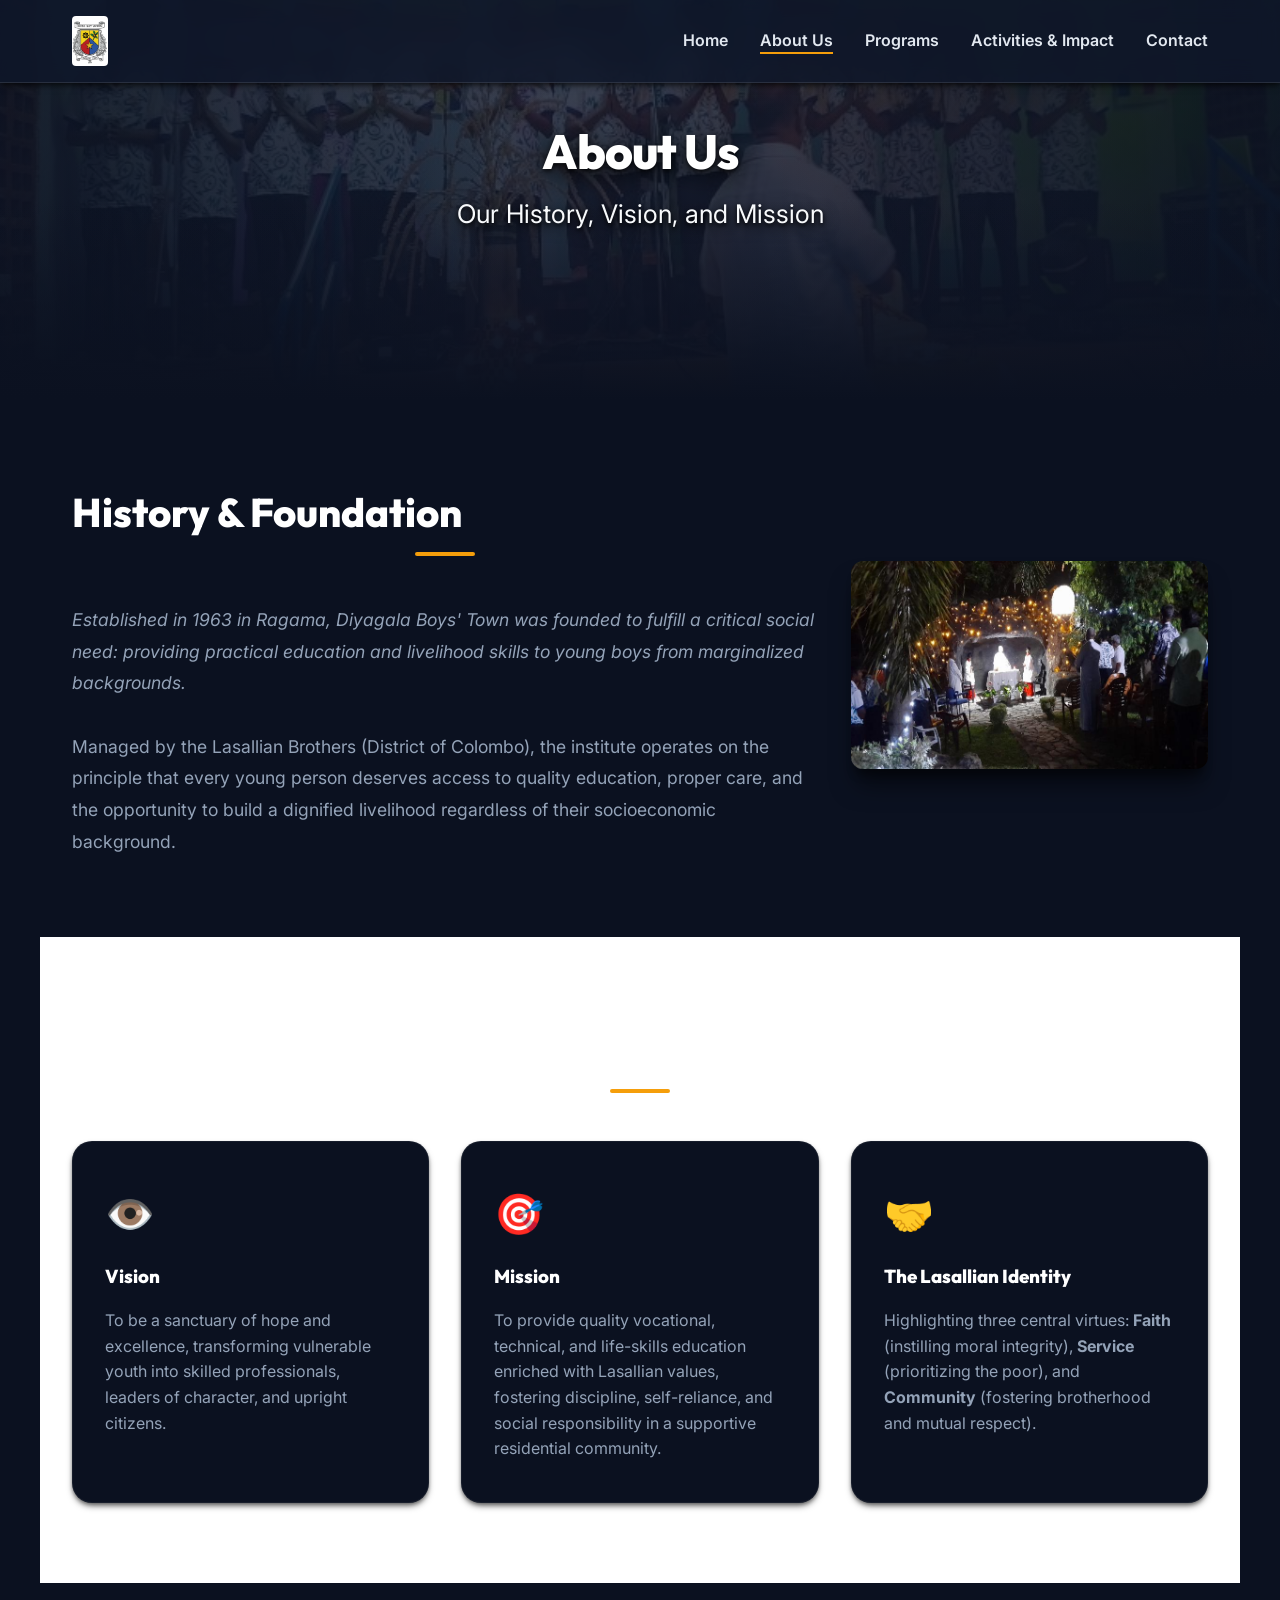
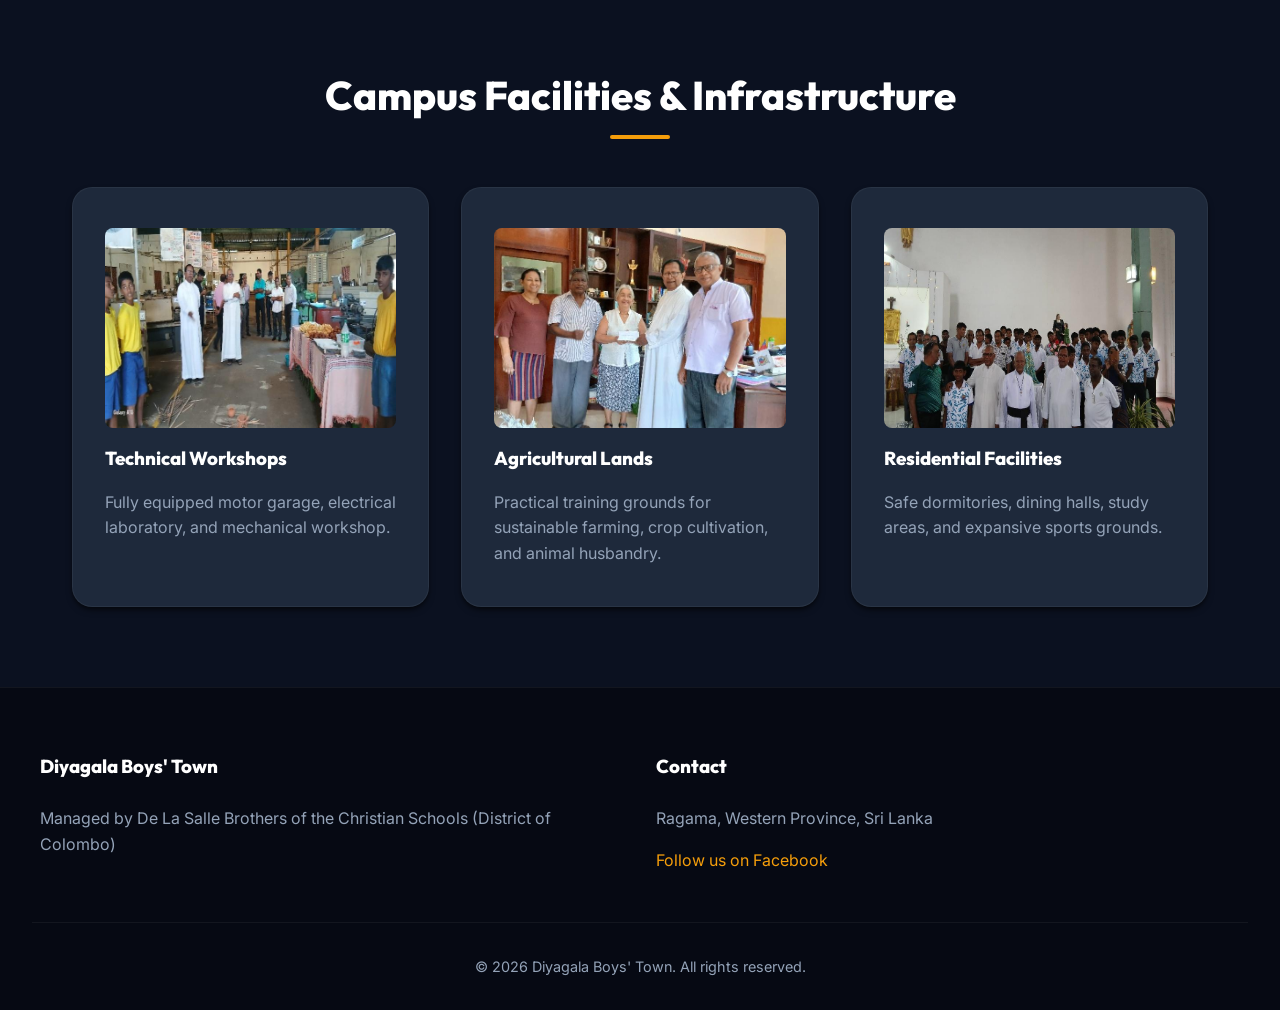
<file: about.html>
<!DOCTYPE html>
<html lang="en">
<head>
    <meta charset="UTF-8">
    <meta name="viewport" content="width=device-width, initial-scale=1.0">
    <title>About Us - Diyagala Boys' Town</title>
    <link rel="stylesheet" href="styles.css">
</head>
<body>

    <header>
        <div class="nav-container">
            <a href="index.html" class="logo"><img src="images/DBT%20logo.jpeg" alt="DBT Logo" class="nav-logo"></a>
            <button class="mobile-menu-btn">☰</button>
            <nav>
                <ul>
                    <li><a href="index.html">Home</a></li>
                    <li><a href="about.html" class="active">About Us</a></li>
                    <li><a href="programs.html">Programs</a></li>
                    <li><a href="activities.html">Activities & Impact</a></li>
                    <li><a href="contact.html">Contact</a></li>
                </ul>
            </nav>
        </div>
    </header>

    <!-- Page Header (Smaller than Hero) -->
    <section class="hero" style="min-height: 400px; height: 400px; background: linear-gradient(rgba(15, 23, 42, 0.8), rgba(15, 23, 42, 0.9)), url('images/image2.jpg') center/cover;">
        <div class="hero-content">
            <h1 style="font-size: 3rem;">About Us</h1>
            <p>Our History, Vision, and Mission</p>
        </div>
    </section>

    <section>
        <div class="grid-3" style="align-items: center;">
            <div style="grid-column: span 2;">
                <h2 class="section-title" style="text-align: left;">History & Foundation</h2>
                <div style="font-size: 1.1rem; color: var(--text-light); line-height: 1.8;">
                    <p><em>Established in 1963 in Ragama, Diyagala Boys' Town was founded to fulfill a critical social need: providing practical education and livelihood skills to young boys from marginalized backgrounds.</em></p>
                    <br>
                    <p>Managed by the Lasallian Brothers (District of Colombo), the institute operates on the principle that every young person deserves access to quality education, proper care, and the opportunity to build a dignified livelihood regardless of their socioeconomic background.</p>
                </div>
            </div>
            <div>
                <img src="images/image3.jpg" alt="Historical Campus" style="width: 100%; border-radius: 12px; box-shadow: var(--shadow-lg);">
            </div>
        </div>
    </section>

    <section style="background: var(--white);">
        <h2 class="section-title">Vision & Mission</h2>
        <div class="grid-3">
            <div class="card" style="background: var(--bg-color);">
                <div class="card-icon">👁️</div>
                <h3>Vision</h3>
                <p>To be a sanctuary of hope and excellence, transforming vulnerable youth into skilled professionals, leaders of character, and upright citizens.</p>
            </div>
            <div class="card" style="background: var(--bg-color);">
                <div class="card-icon">🎯</div>
                <h3>Mission</h3>
                <p>To provide quality vocational, technical, and life-skills education enriched with Lasallian values, fostering discipline, self-reliance, and social responsibility in a supportive residential community.</p>
            </div>
            <div class="card" style="background: var(--bg-color);">
                <div class="card-icon">🤝</div>
                <h3>The Lasallian Identity</h3>
                <p>Highlighting three central virtues: <strong>Faith</strong> (instilling moral integrity), <strong>Service</strong> (prioritizing the poor), and <strong>Community</strong> (fostering brotherhood and mutual respect).</p>
            </div>
        </div>
    </section>

    <section>
        <h2 class="section-title">Campus Facilities & Infrastructure</h2>
        <div class="grid-3">
            <div class="card">
                <div class="facility-carousel">
                    <img src="images/facilities/workshops/1.jpg" alt="Workshop 1" class="active">
                    <img src="images/facilities/workshops/2.jpg" alt="Workshop 2">
                    <img src="images/facilities/workshops/3.jpg" alt="Workshop 3">
                </div>
                <h3>Technical Workshops</h3>
                <p>Fully equipped motor garage, electrical laboratory, and mechanical workshop.</p>
            </div>
            <div class="card">
                <div class="facility-carousel">
                    <img src="images/facilities/agriculture/1.jpg" alt="Agriculture 1" class="active">
                    <img src="images/facilities/agriculture/2.jpg" alt="Agriculture 2">
                    <img src="images/facilities/agriculture/3.jpg" alt="Agriculture 3">
                </div>
                <h3>Agricultural Lands</h3>
                <p>Practical training grounds for sustainable farming, crop cultivation, and animal husbandry.</p>
            </div>
            <div class="card">
                <div class="facility-carousel">
                    <img src="images/facilities/residential/1.jpg" alt="Residential 1" class="active">
                    <img src="images/facilities/residential/2.jpg" alt="Residential 2">
                    <img src="images/facilities/residential/3.jpg" alt="Residential 3">
                </div>
                <h3>Residential Facilities</h3>
                <p>Safe dormitories, dining halls, study areas, and expansive sports grounds.</p>
            </div>
        </div>
    </section>

    <footer>
        <div class="footer-grid">
            <div class="footer-col">
                <h3>Diyagala Boys' Town</h3>
                <p>Managed by De La Salle Brothers of the Christian Schools (District of Colombo)</p>
            </div>
            <div class="footer-col">
                <h3>Contact</h3>
                <p>Ragama, Western Province, Sri Lanka</p>
                <a href="https://facebook.com/DiyagalaBoysTownSrilanka" target="_blank" style="display: inline-block; margin-top: 1rem; color: var(--secondary);">Follow us on Facebook</a>
            </div>
        </div>
        <div class="footer-bottom">
            <p>&copy; 2026 Diyagala Boys' Town. All rights reserved.</p>
        </div>
    </footer>

    <script src="script.js"></script>
</body>
</html>
</file>
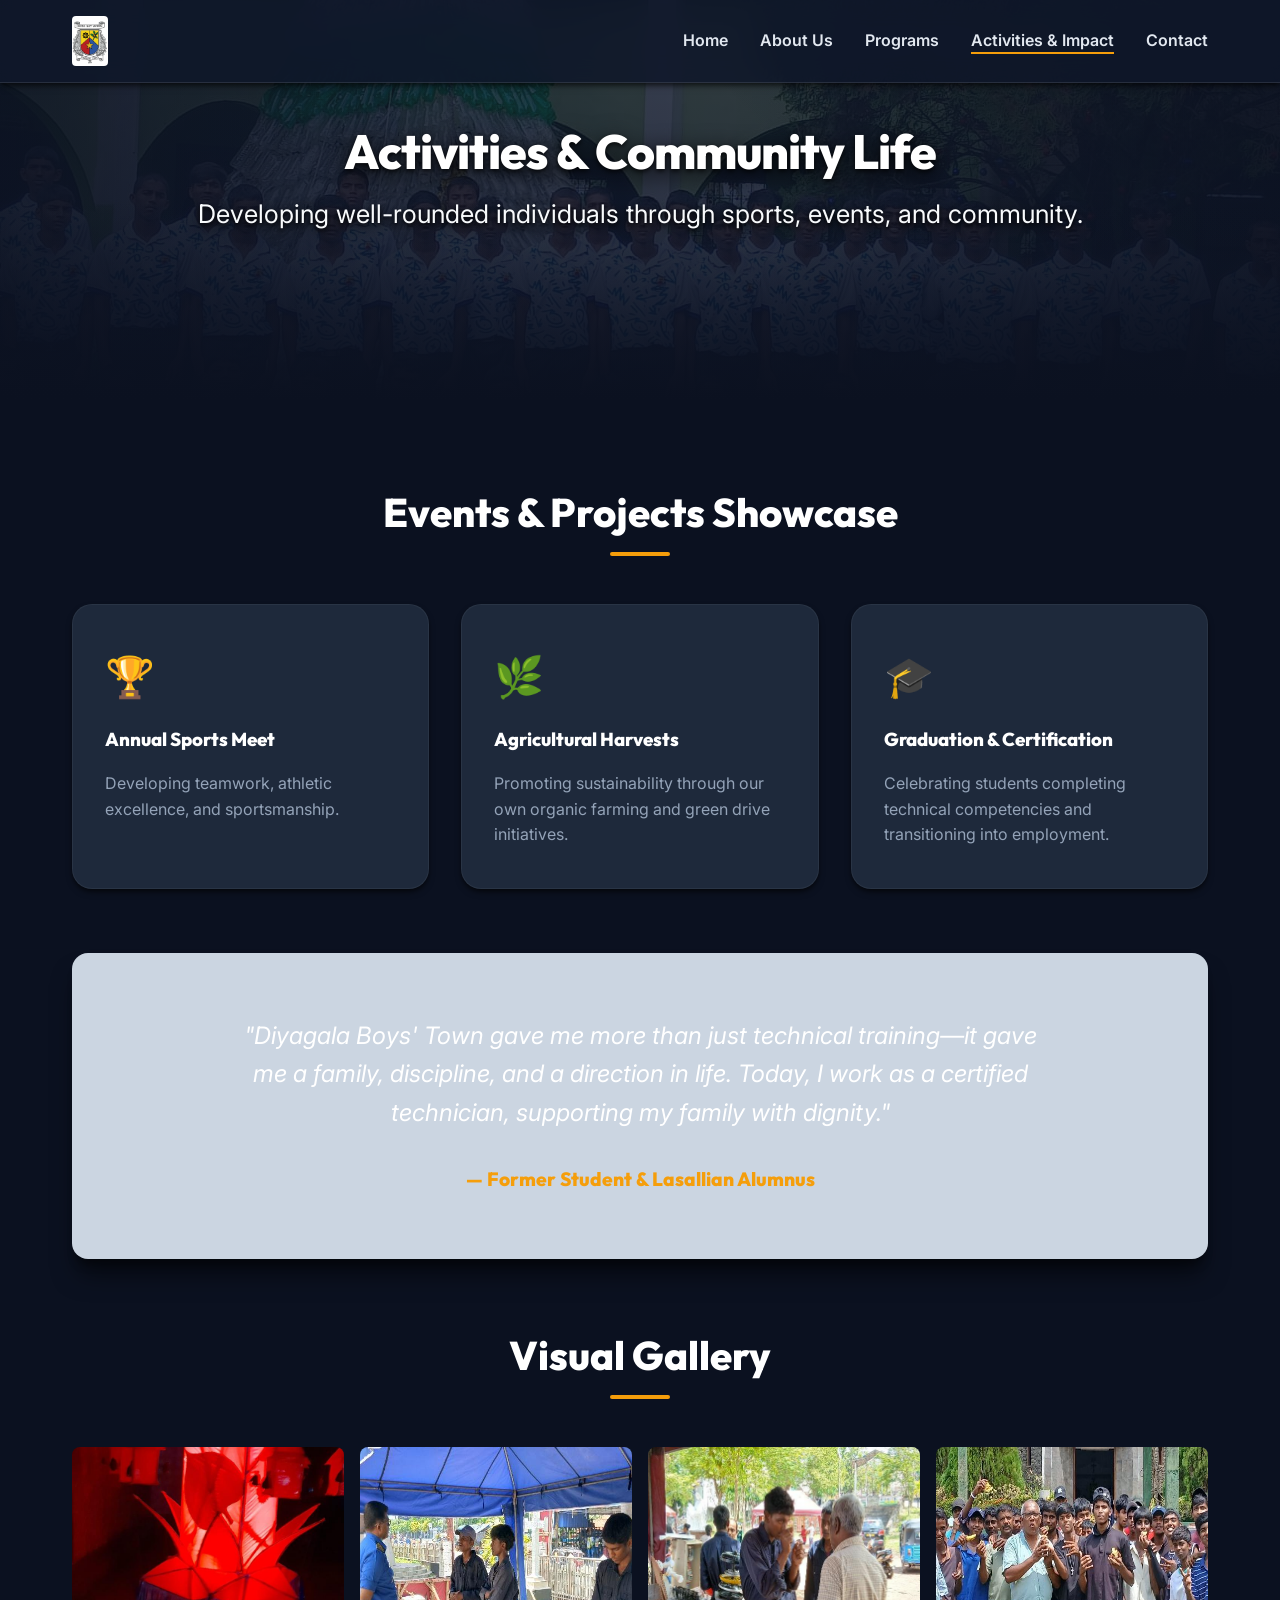
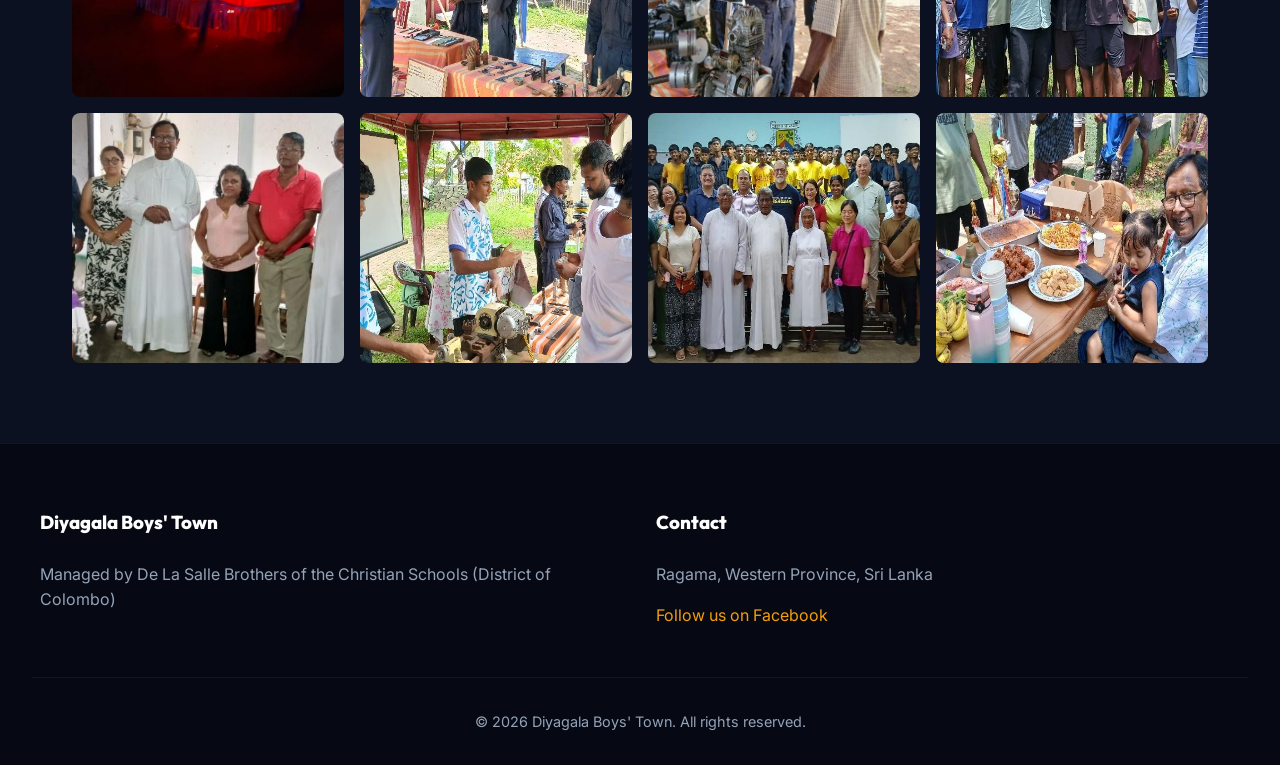
<file: activities.html>
<!DOCTYPE html>
<html lang="en">
<head>
    <meta charset="UTF-8">
    <meta name="viewport" content="width=device-width, initial-scale=1.0">
    <title>Activities & Impact - Diyagala Boys' Town</title>
    <link rel="stylesheet" href="styles.css">
    <style>
        .gallery-grid {
            display: grid;
            grid-template-columns: repeat(auto-fill, minmax(250px, 1fr));
            gap: 1rem;
            margin-top: 2rem;
        }
        .gallery-grid img {
            width: 100%;
            height: 250px;
            object-fit: cover;
            border-radius: 8px;
            transition: var(--transition);
            cursor: pointer;
        }
        .gallery-grid img:hover {
            transform: scale(1.05);
            box-shadow: var(--shadow-lg);
        }
        .testimonial {
            background: var(--primary);
            color: var(--white);
            padding: 4rem 2rem;
            border-radius: 16px;
            text-align: center;
            margin: 4rem 0;
            box-shadow: var(--shadow-lg);
        }
        .testimonial p {
            font-size: 1.5rem;
            font-style: italic;
            margin-bottom: 2rem;
            max-width: 800px;
            margin-left: auto;
            margin-right: auto;
        }
        .testimonial h4 {
            color: var(--secondary);
            font-size: 1.2rem;
            margin: 0;
        }
    </style>
</head>
<body>

    <header>
        <div class="nav-container">
            <a href="index.html" class="logo"><img src="images/DBT%20logo.jpeg" alt="DBT Logo" class="nav-logo"></a>
            <button class="mobile-menu-btn">☰</button>
            <nav>
                <ul>
                    <li><a href="index.html">Home</a></li>
                    <li><a href="about.html">About Us</a></li>
                    <li><a href="programs.html">Programs</a></li>
                    <li><a href="activities.html" class="active">Activities & Impact</a></li>
                    <li><a href="contact.html">Contact</a></li>
                </ul>
            </nav>
        </div>
    </header>

    <section class="hero" style="min-height: 400px; height: 400px; background: linear-gradient(rgba(15, 23, 42, 0.8), rgba(15, 23, 42, 0.9)), url('images/badminton.jpg') center/cover;">
        <div class="hero-content">
            <h1 style="font-size: 3rem;">Activities & Community Life</h1>
            <p>Developing well-rounded individuals through sports, events, and community.</p>
        </div>
    </section>

    <section>
        <h2 class="section-title">Events & Projects Showcase</h2>
        <div class="grid-3">
            <div class="card">
                <div class="card-icon">🏆</div>
                <h3>Annual Sports Meet</h3>
                <p>Developing teamwork, athletic excellence, and sportsmanship.</p>
            </div>
            <div class="card">
                <div class="card-icon">🌿</div>
                <h3>Agricultural Harvests</h3>
                <p>Promoting sustainability through our own organic farming and green drive initiatives.</p>
            </div>
            <div class="card">
                <div class="card-icon">🎓</div>
                <h3>Graduation & Certification</h3>
                <p>Celebrating students completing technical competencies and transitioning into employment.</p>
            </div>
        </div>

        <div class="testimonial">
            <p>"Diyagala Boys' Town gave me more than just technical training—it gave me a family, discipline, and a direction in life. Today, I work as a certified technician, supporting my family with dignity."</p>
            <h4>— Former Student & Lasallian Alumnus</h4>
        </div>

        <h2 class="section-title">Visual Gallery</h2>
        <div class="gallery-grid">
            <img src="images/image11.jpg" alt="Gallery Image 1">
            <img src="images/image12.jpg" alt="Gallery Image 2">
            <img src="images/image13.jpg" alt="Gallery Image 3">
            <img src="images/image14.jpg" alt="Gallery Image 4">
            <img src="images/image15.jpg" alt="Gallery Image 5">
            <img src="images/image16.jpg" alt="Gallery Image 6">
            <img src="images/image17.jpg" alt="Gallery Image 7">
            <img src="images/image18.jpg" alt="Gallery Image 8">
        </div>
    </section>

    <footer>
        <div class="footer-grid">
            <div class="footer-col">
                <h3>Diyagala Boys' Town</h3>
                <p>Managed by De La Salle Brothers of the Christian Schools (District of Colombo)</p>
            </div>
            <div class="footer-col">
                <h3>Contact</h3>
                <p>Ragama, Western Province, Sri Lanka</p>
                <a href="https://facebook.com/DiyagalaBoysTownSrilanka" target="_blank" style="display: inline-block; margin-top: 1rem; color: var(--secondary);">Follow us on Facebook</a>
            </div>
        </div>
        <div class="footer-bottom">
            <p>&copy; 2026 Diyagala Boys' Town. All rights reserved.</p>
        </div>
    </footer>

    <script src="script.js"></script>
</body>
</html>
</file>
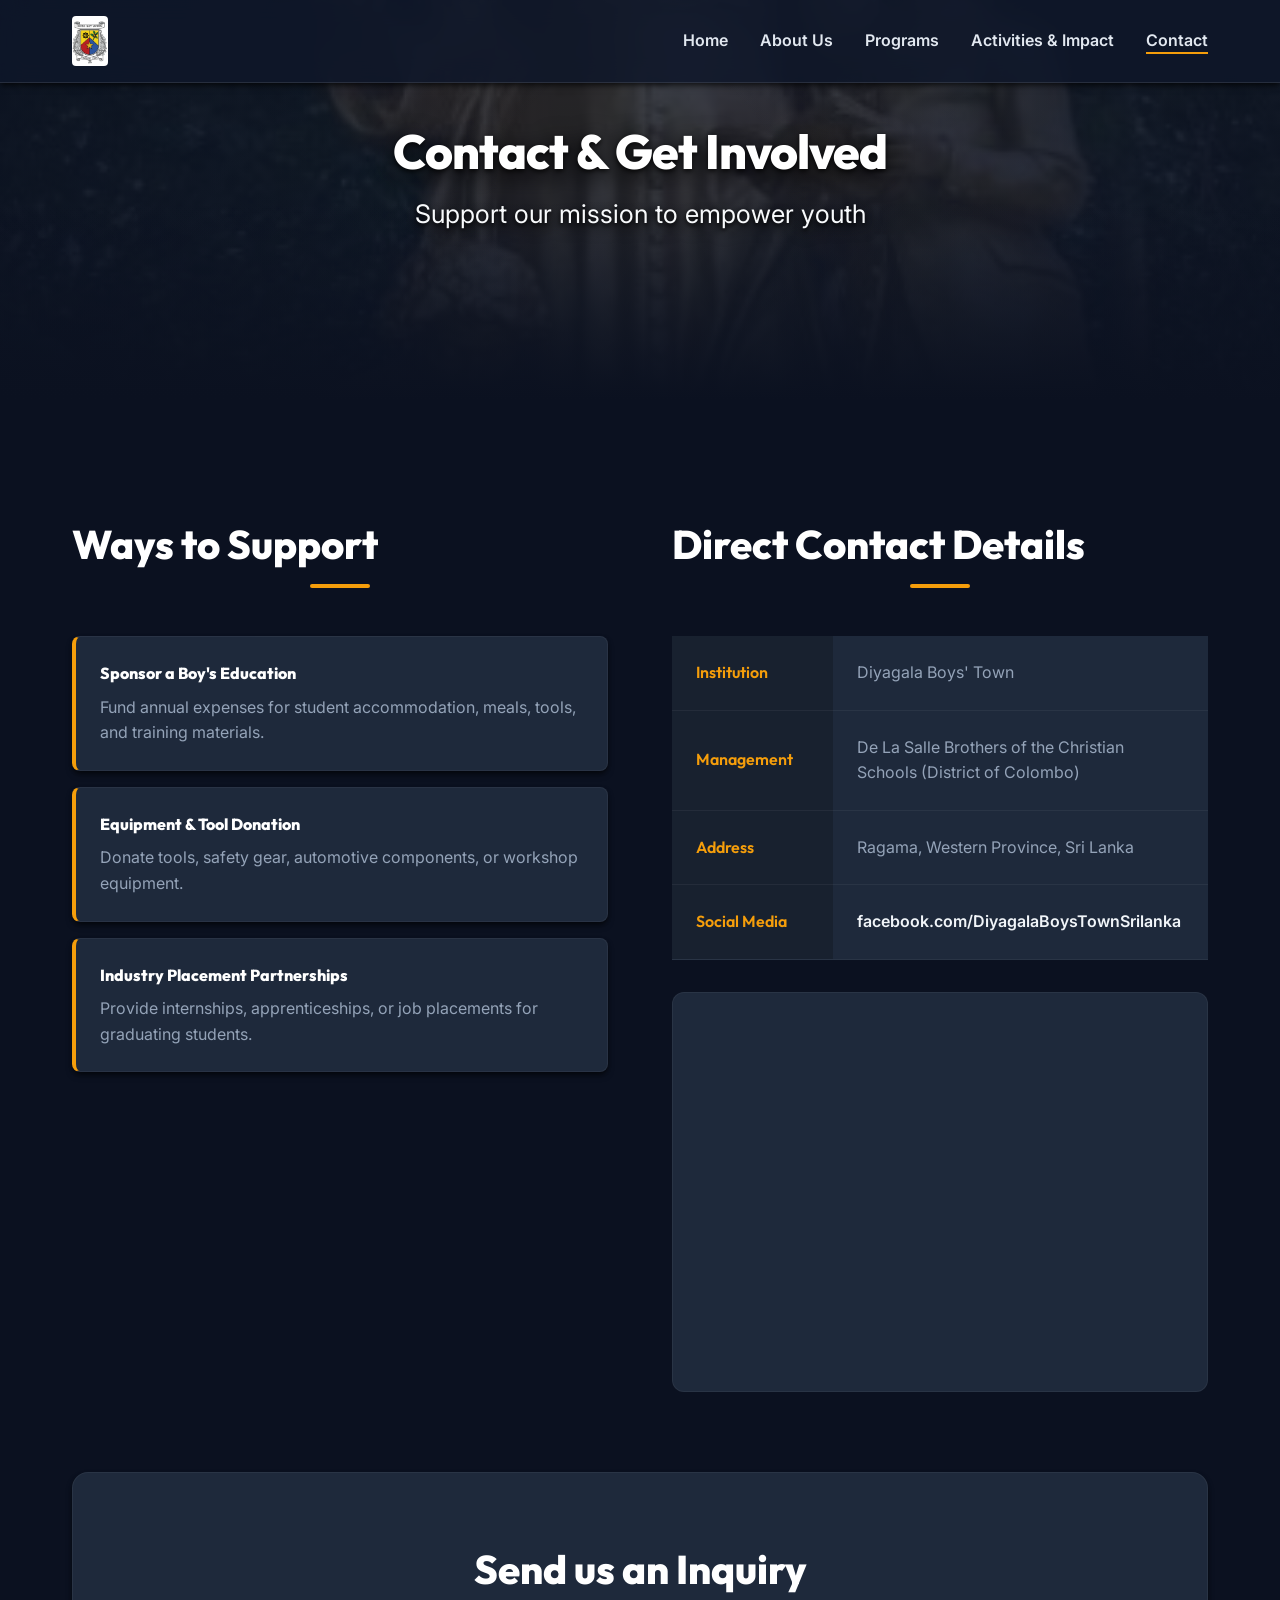
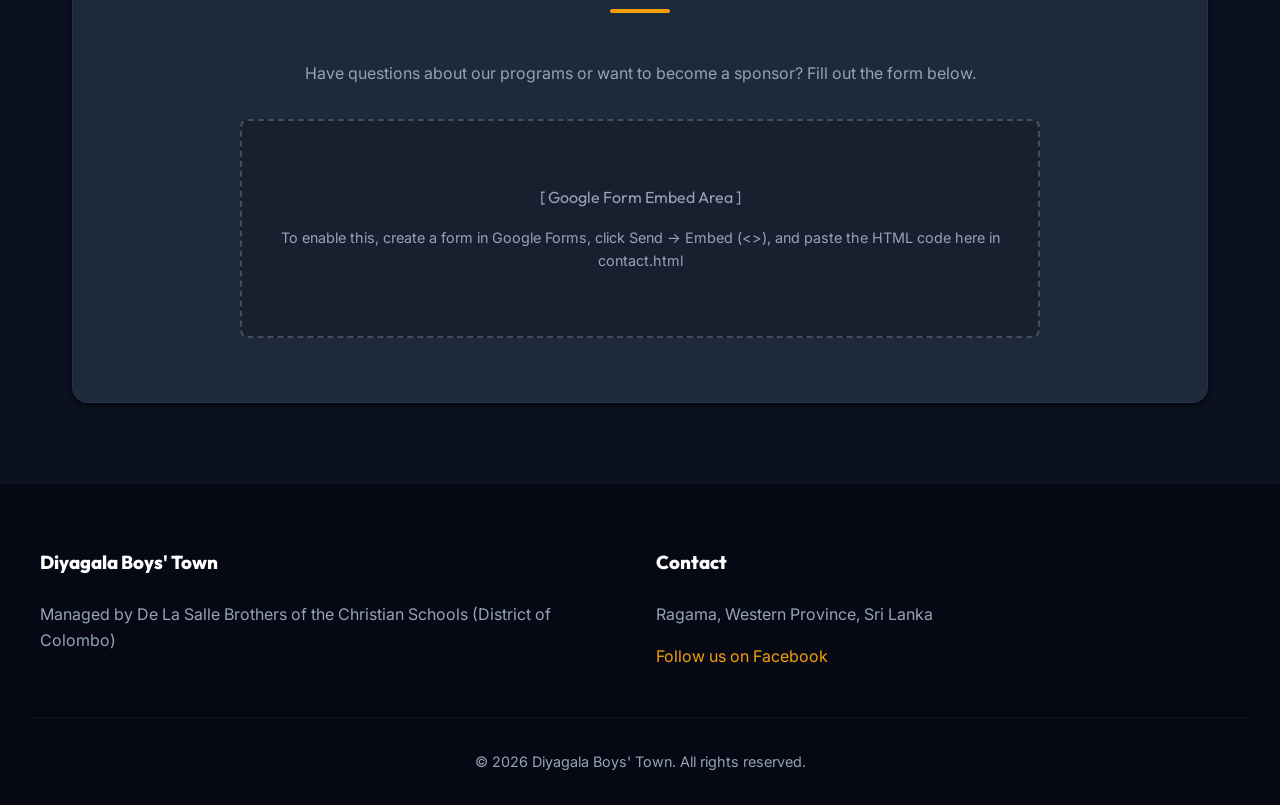
<file: contact.html>
<!DOCTYPE html>
<html lang="en">
<head>
    <meta charset="UTF-8">
    <meta name="viewport" content="width=device-width, initial-scale=1.0">
    <title>Contact & Support - Diyagala Boys' Town</title>
    <link rel="stylesheet" href="styles.css">
    <style>
        .contact-grid {
            display: grid;
            grid-template-columns: 1fr 1fr;
            gap: 4rem;
            margin-top: 2rem;
        }
        .support-list {
            list-style: none;
        }
        .support-list li {
            background: var(--card-bg);
            padding: 1.5rem;
            border-radius: 8px;
            margin-bottom: 1rem;
            box-shadow: var(--shadow-sm);
            border-left: 4px solid var(--secondary);
            border-top: 1px solid rgba(255,255,255,0.05);
            border-right: 1px solid rgba(255,255,255,0.05);
            border-bottom: 1px solid rgba(255,255,255,0.05);
            color: var(--text-light);
        }
        .support-list h4 {
            color: var(--white);
            margin-bottom: 0.5rem;
        }
        .contact-details table {
            margin-top: 1.5rem;
            box-shadow: none;
        }
        .contact-details th {
            width: 30%;
        }
        .map-container {
            width: 100%;
            height: 400px;
            background: var(--card-bg);
            border-radius: 12px;
            margin-top: 2rem;
            overflow: hidden;
            display: flex;
            align-items: center;
            justify-content: center;
            color: var(--text-light);
            border: 1px solid rgba(255,255,255,0.05);
        }
        @media (max-width: 768px) {
            .contact-grid {
                grid-template-columns: 1fr;
                gap: 2rem;
            }
        }
    </style>
</head>
<body>

    <header>
        <div class="nav-container">
            <a href="index.html" class="logo"><img src="images/DBT%20logo.jpeg" alt="DBT Logo" class="nav-logo"></a>
            <button class="mobile-menu-btn">☰</button>
            <nav>
                <ul>
                    <li><a href="index.html">Home</a></li>
                    <li><a href="about.html">About Us</a></li>
                    <li><a href="programs.html">Programs</a></li>
                    <li><a href="activities.html">Activities & Impact</a></li>
                    <li><a href="contact.html" class="active">Contact</a></li>
                </ul>
            </nav>
        </div>
    </header>

    <section class="hero" style="min-height: 400px; height: 400px; background: linear-gradient(rgba(15, 23, 42, 0.8), rgba(15, 23, 42, 0.9)), url('images/image20.jpg') center/cover;">
        <div class="hero-content">
            <h1 style="font-size: 3rem;">Contact & Get Involved</h1>
            <p>Support our mission to empower youth</p>
        </div>
    </section>

    <section>
        <div class="contact-grid">
            <div>
                <h2 class="section-title" style="text-align: left;">Ways to Support</h2>
                <ul class="support-list">
                    <li>
                        <h4>Sponsor a Boy's Education</h4>
                        <p>Fund annual expenses for student accommodation, meals, tools, and training materials.</p>
                    </li>
                    <li>
                        <h4>Equipment & Tool Donation</h4>
                        <p>Donate tools, safety gear, automotive components, or workshop equipment.</p>
                    </li>
                    <li>
                        <h4>Industry Placement Partnerships</h4>
                        <p>Provide internships, apprenticeships, or job placements for graduating students.</p>
                    </li>
                </ul>
            </div>
            
            <div class="contact-details">
                <h2 class="section-title" style="text-align: left;">Direct Contact Details</h2>
                <table>
                    <tbody>
                        <tr>
                            <th>Institution</th>
                            <td>Diyagala Boys' Town</td>
                        </tr>
                        <tr>
                            <th>Management</th>
                            <td>De La Salle Brothers of the Christian Schools (District of Colombo)</td>
                        </tr>
                        <tr>
                            <th>Address</th>
                            <td>Ragama, Western Province, Sri Lanka</td>
                        </tr>
                        <tr>
                            <th>Social Media</th>
                            <td><a href="https://facebook.com/DiyagalaBoysTownSrilanka" target="_blank" style="color: var(--primary-light); font-weight: 600;">facebook.com/DiyagalaBoysTownSrilanka</a></td>
                        </tr>
                    </tbody>
                </table>

                <div class="map-container">
                    <!-- Replace src with actual Google Maps embed link for Diyagala Boys Town Ragama -->
                    <iframe src="https://www.google.com/maps/embed?pb=!1m18!1m12!1m3!1d126715.79424694935!2d79.84542385458983!3d7.034789540033107!2m3!1f0!2f0!3f0!3m2!1i1024!2i768!4f13.1!3m3!1m2!1s0x3ae2f79f53e6b485%3A0xc3b8a3e7dbb1f452!2sDiyagala%20Boys&#39;%20Town!5e0!3m2!1sen!2slk!4v1700000000000!5m2!1sen!2slk" width="100%" height="100%" style="border:0;" allowfullscreen="" loading="lazy" referrerpolicy="no-referrer-when-downgrade"></iframe>
                </div>
            </div>
        </div>

        <div style="margin-top: 5rem; text-align: center; background: var(--card-bg); padding: 4rem 2rem; border-radius: 16px; box-shadow: var(--shadow-sm); border: 1px solid rgba(255,255,255,0.05);">
            <h2 class="section-title">Send us an Inquiry</h2>
            <p style="margin-bottom: 2rem; color: var(--text-light);">Have questions about our programs or want to become a sponsor? Fill out the form below.</p>
            
            <!-- Placeholder for Google Form Embed -->
            <div style="background: rgba(0,0,0,0.2); border: 2px dashed rgba(255,255,255,0.2); padding: 4rem 2rem; border-radius: 8px; max-width: 800px; margin: 0 auto;">
                <h4 style="color: var(--text-light); font-weight: 400;">[ Google Form Embed Area ]</h4>
                <p style="color: var(--text-light); font-size: 0.9rem; margin-top: 1rem;">To enable this, create a form in Google Forms, click Send -> Embed (<>), and paste the HTML code here in contact.html</p>
            </div>
        </div>
    </section>

    <footer>
        <div class="footer-grid">
            <div class="footer-col">
                <h3>Diyagala Boys' Town</h3>
                <p>Managed by De La Salle Brothers of the Christian Schools (District of Colombo)</p>
            </div>
            <div class="footer-col">
                <h3>Contact</h3>
                <p>Ragama, Western Province, Sri Lanka</p>
                <a href="https://facebook.com/DiyagalaBoysTownSrilanka" target="_blank" style="display: inline-block; margin-top: 1rem; color: var(--secondary);">Follow us on Facebook</a>
            </div>
        </div>
        <div class="footer-bottom">
            <p>&copy; 2026 Diyagala Boys' Town. All rights reserved.</p>
        </div>
    </footer>

    <script src="script.js"></script>
</body>
</html>
</file>
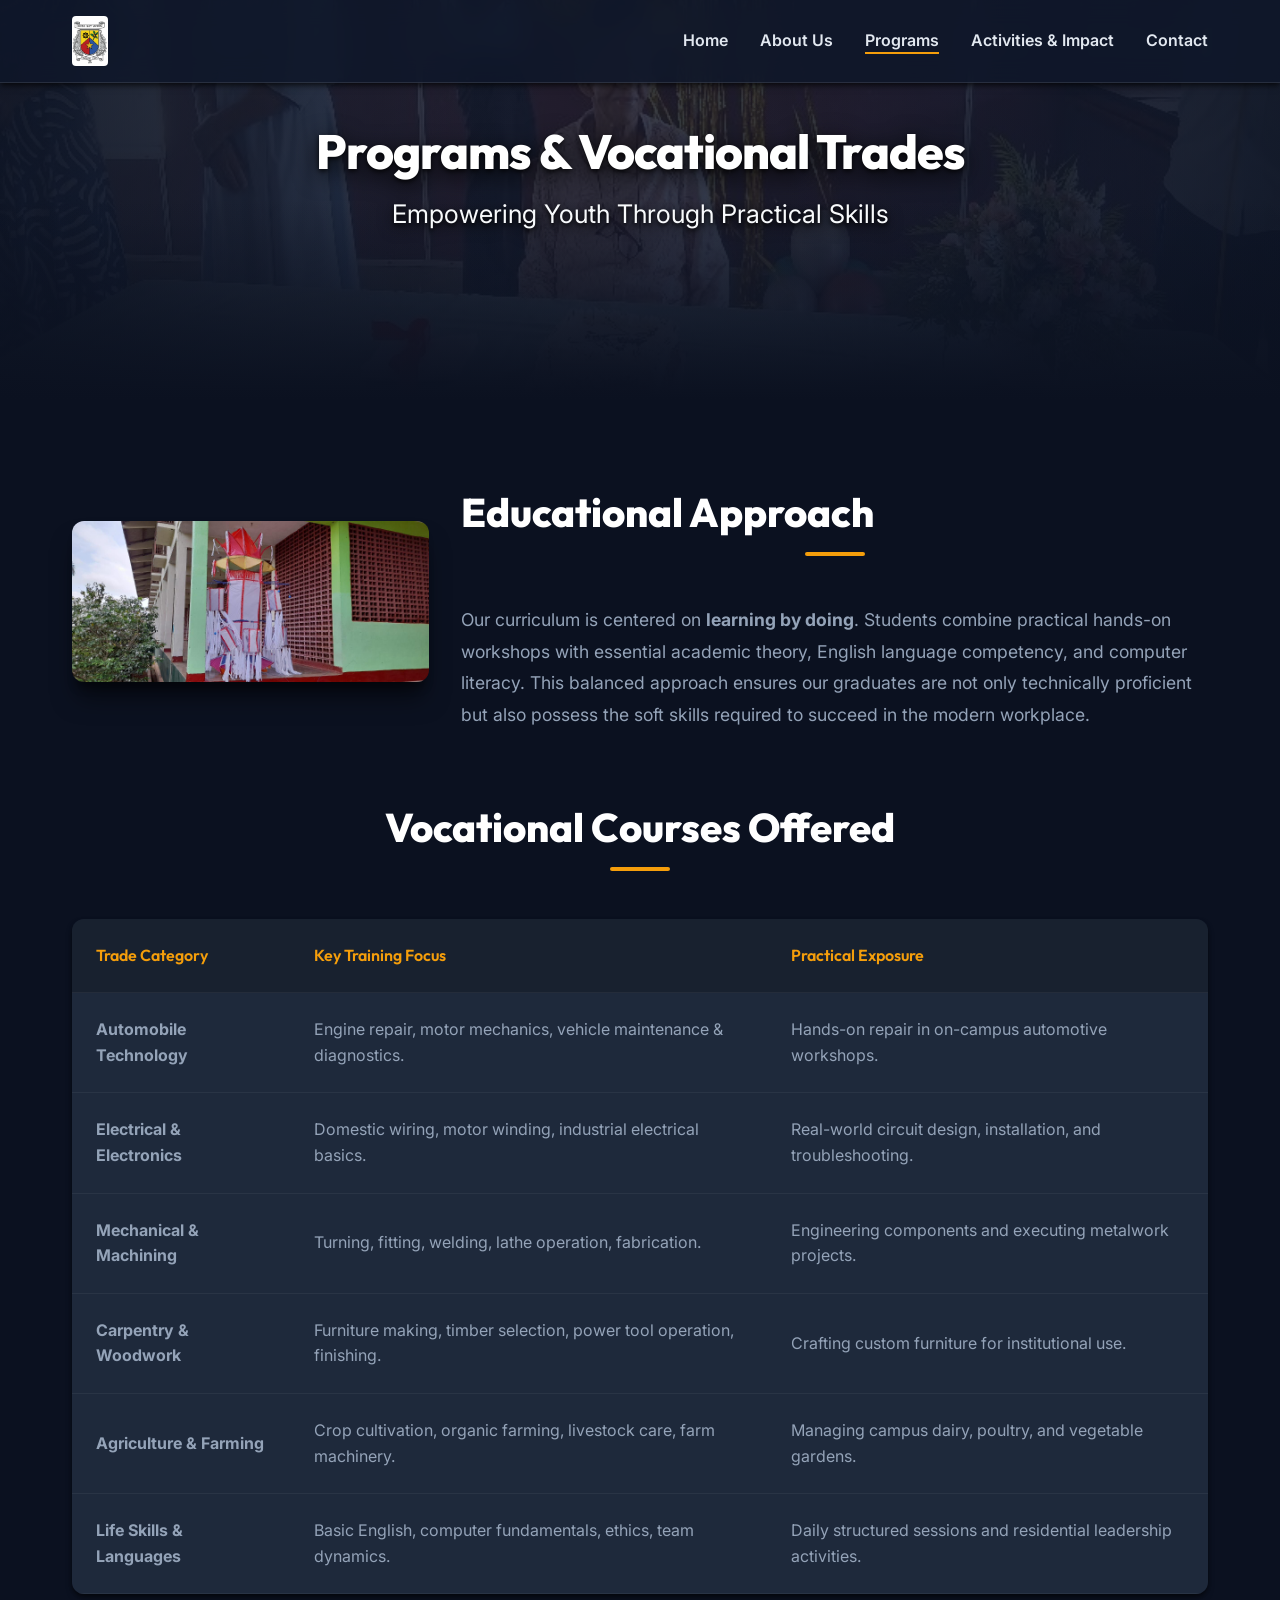
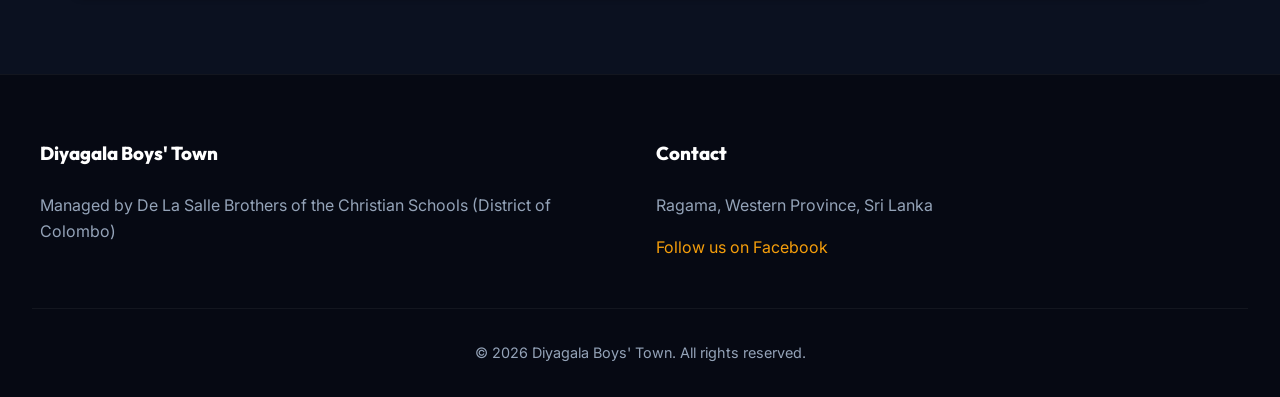
<file: programs.html>
<!DOCTYPE html>
<html lang="en">
<head>
    <meta charset="UTF-8">
    <meta name="viewport" content="width=device-width, initial-scale=1.0">
    <title>Programs - Diyagala Boys' Town</title>
    <link rel="stylesheet" href="styles.css">
</head>
<body>

    <header>
        <div class="nav-container">
            <a href="index.html" class="logo"><img src="images/DBT%20logo.jpeg" alt="DBT Logo" class="nav-logo"></a>
            <button class="mobile-menu-btn">☰</button>
            <nav>
                <ul>
                    <li><a href="index.html">Home</a></li>
                    <li><a href="about.html">About Us</a></li>
                    <li><a href="programs.html" class="active">Programs</a></li>
                    <li><a href="activities.html">Activities & Impact</a></li>
                    <li><a href="contact.html">Contact</a></li>
                </ul>
            </nav>
        </div>
    </header>

    <section class="hero" style="min-height: 400px; height: 400px; background: linear-gradient(rgba(15, 23, 42, 0.8), rgba(15, 23, 42, 0.9)), url('images/image7.jpg') center/cover;">
        <div class="hero-content">
            <h1 style="font-size: 3rem;">Programs & Vocational Trades</h1>
            <p>Empowering Youth Through Practical Skills</p>
        </div>
    </section>

    <section>
        <div class="grid-3" style="align-items: center; margin-bottom: 4rem;">
            <div>
                <img src="images/image8.jpg" alt="Practical Training" style="width: 100%; border-radius: 12px; box-shadow: var(--shadow-lg);">
            </div>
            <div style="grid-column: span 2;">
                <h2 class="section-title" style="text-align: left;">Educational Approach</h2>
                <p style="font-size: 1.1rem; color: var(--text-light); line-height: 1.8;">
                    Our curriculum is centered on <strong>learning by doing</strong>. Students combine practical hands-on workshops with essential academic theory, English language competency, and computer literacy. This balanced approach ensures our graduates are not only technically proficient but also possess the soft skills required to succeed in the modern workplace.
                </p>
            </div>
        </div>

        <h2 class="section-title">Vocational Courses Offered</h2>
        <div class="table-wrapper">
            <table>
                <thead>
                    <tr>
                        <th>Trade Category</th>
                        <th>Key Training Focus</th>
                        <th>Practical Exposure</th>
                    </tr>
                </thead>
                <tbody>
                    <tr>
                        <td><strong>Automobile Technology</strong></td>
                        <td>Engine repair, motor mechanics, vehicle maintenance & diagnostics.</td>
                        <td>Hands-on repair in on-campus automotive workshops.</td>
                    </tr>
                    <tr>
                        <td><strong>Electrical & Electronics</strong></td>
                        <td>Domestic wiring, motor winding, industrial electrical basics.</td>
                        <td>Real-world circuit design, installation, and troubleshooting.</td>
                    </tr>
                    <tr>
                        <td><strong>Mechanical & Machining</strong></td>
                        <td>Turning, fitting, welding, lathe operation, fabrication.</td>
                        <td>Engineering components and executing metalwork projects.</td>
                    </tr>
                    <tr>
                        <td><strong>Carpentry & Woodwork</strong></td>
                        <td>Furniture making, timber selection, power tool operation, finishing.</td>
                        <td>Crafting custom furniture for institutional use.</td>
                    </tr>
                    <tr>
                        <td><strong>Agriculture & Farming</strong></td>
                        <td>Crop cultivation, organic farming, livestock care, farm machinery.</td>
                        <td>Managing campus dairy, poultry, and vegetable gardens.</td>
                    </tr>
                    <tr>
                        <td><strong>Life Skills & Languages</strong></td>
                        <td>Basic English, computer fundamentals, ethics, team dynamics.</td>
                        <td>Daily structured sessions and residential leadership activities.</td>
                    </tr>
                </tbody>
            </table>
        </div>
    </section>

    <footer>
        <div class="footer-grid">
            <div class="footer-col">
                <h3>Diyagala Boys' Town</h3>
                <p>Managed by De La Salle Brothers of the Christian Schools (District of Colombo)</p>
            </div>
            <div class="footer-col">
                <h3>Contact</h3>
                <p>Ragama, Western Province, Sri Lanka</p>
                <a href="https://facebook.com/DiyagalaBoysTownSrilanka" target="_blank" style="display: inline-block; margin-top: 1rem; color: var(--secondary);">Follow us on Facebook</a>
            </div>
        </div>
        <div class="footer-bottom">
            <p>&copy; 2026 Diyagala Boys' Town. All rights reserved.</p>
        </div>
    </footer>

    <script src="script.js"></script>
</body>
</html>
</file>
<file: styles.css>
/* Premium Dark Design System for Diyagala Boys' Town */
@import url('https://fonts.googleapis.com/css2?family=Inter:wght@300;400;600;700&family=Outfit:wght@400;600;800&display=swap');

:root {
  --primary: #cbd5e1; /* Light Slate / Text */
  --primary-light: #f1f5f9; 
  --secondary: #f59e0b; /* Vibrant Amber */
  --secondary-hover: #d97706;
  --bg-color: #0B1120; /* Deep Dark Slate */
  --text-dark: #e2e8f0; /* Crisp off-white */
  --text-light: #94a3b8; /* Muted gray */
  --white: #ffffff;
  --glass-bg: rgba(15, 23, 42, 0.85); /* Dark Glass */
  --glass-border: rgba(255, 255, 255, 0.1);
  --shadow-sm: 0 4px 6px -1px rgba(0, 0, 0, 0.5), 0 2px 4px -1px rgba(0, 0, 0, 0.4);
  --shadow-lg: 0 20px 25px -5px rgba(0, 0, 0, 0.5), 0 10px 10px -5px rgba(0, 0, 0, 0.4);
  --shadow-glow: 0 0 25px rgba(245, 158, 11, 0.3);
  --transition: all 0.4s cubic-bezier(0.4, 0, 0.2, 1);
  --card-bg: #1e293b; /* Card dark bg */
}

* {
  margin: 0;
  padding: 0;
  box-sizing: border-box;
}

body {
  font-family: 'Inter', sans-serif;
  background-color: var(--bg-color);
  color: var(--text-dark);
  line-height: 1.6;
  overflow-x: hidden;
}

h1, h2, h3, h4 {
  font-family: 'Outfit', sans-serif;
  font-weight: 800;
  color: var(--white);
  margin-bottom: 1rem;
}

a {
  text-decoration: none;
  color: inherit;
  transition: var(--transition);
}

/* Glassmorphism Navbar */
header {
  position: fixed;
  top: 0;
  width: 100%;
  z-index: 1000;
  background: var(--glass-bg);
  backdrop-filter: blur(12px);
  -webkit-backdrop-filter: blur(12px);
  border-bottom: 1px solid var(--glass-border);
  box-shadow: var(--shadow-sm);
  padding: 1rem 0;
  transition: var(--transition);
}

.nav-container {
  max-width: 1200px;
  margin: 0 auto;
  display: flex;
  justify-content: space-between;
  align-items: center;
  padding: 0 2rem;
}

.logo {
  display: flex;
  align-items: center;
}

.nav-logo {
  height: 50px;
  width: auto;
  border-radius: 4px;
}

nav ul {
  display: flex;
  list-style: none;
  gap: 2rem;
}

nav a {
  font-weight: 600;
  font-size: 1rem;
  color: var(--text-dark);
  position: relative;
}

nav a::after {
  content: '';
  position: absolute;
  width: 0;
  height: 2px;
  bottom: -4px;
  left: 0;
  background-color: var(--secondary);
  transition: var(--transition);
}

nav a:hover::after, nav a.active::after {
  width: 100%;
}

.mobile-menu-btn {
  display: none;
  background: none;
  border: none;
  font-size: 1.5rem;
  cursor: pointer;
  color: var(--white);
}

/* Hero Section */
.hero {
  height: 100vh;
  min-height: 600px;
  background: url('images/image_001.png') top center / cover no-repeat;
  display: flex;
  align-items: center;
  justify-content: center;
  text-align: center;
  color: var(--white);
  padding: 0 1rem;
  margin-top: 0;
  position: relative;
  overflow: hidden;
  width: 100%;
  max-width: none;
}

.hero::before {
  content: '';
  position: absolute;
  top: 0;
  left: 0;
  width: 100%;
  height: 100%;
  background: radial-gradient(circle, rgba(0,0,0,0) 20%, rgba(11,17,32,0.7) 100%);
  pointer-events: none;
}

.hero::after {
  content: '';
  position: absolute;
  bottom: 0;
  left: 0;
  width: 100%;
  height: 200px;
  background: linear-gradient(to top, var(--bg-color), transparent);
  pointer-events: none;
}

.hero-content {
  max-width: 900px;
  animation: fadeInUp 1.2s cubic-bezier(0.2, 0.8, 0.2, 1) forwards;
  position: relative;
  z-index: 2;
}

.hero h1 {
  font-size: 5rem;
  color: var(--white);
  margin-bottom: 1rem;
  text-shadow: 0 6px 25px rgba(0,0,0,0.9), 0 2px 5px rgba(0,0,0,0.8);
  line-height: 1.1;
  letter-spacing: -1px;
}

.hero p {
  font-size: 1.6rem;
  font-weight: 400;
  margin-bottom: 2.5rem;
  color: #f8fafc;
  text-shadow: 0 4px 15px rgba(0,0,0,0.9), 0 2px 4px rgba(0,0,0,0.9);
}

.btn {
  display: inline-flex;
  align-items: center;
  justify-content: center;
  padding: 1rem 2.5rem;
  border-radius: 50px;
  font-weight: 700;
  text-transform: uppercase;
  letter-spacing: 1.5px;
  cursor: pointer;
  border: none;
  box-shadow: var(--shadow-sm);
  transition: var(--transition);
  font-size: 0.95rem;
}

.btn-primary {
  background: linear-gradient(135deg, var(--secondary), #f97316);
  color: var(--white);
}

.btn-primary:hover {
  transform: translateY(-4px) scale(1.02);
  box-shadow: var(--shadow-glow);
}

.btn-outline {
  background-color: transparent;
  color: var(--white);
  border: 2px solid rgba(255, 255, 255, 0.8);
  margin-left: 1rem;
  backdrop-filter: blur(5px);
}

.btn-outline:hover {
  background-color: var(--white);
  color: var(--bg-color);
  transform: translateY(-4px);
  box-shadow: var(--shadow-lg);
  border-color: var(--white);
}

/* Sections */
section {
  padding: 5rem 2rem;
  max-width: 1200px;
  margin: 0 auto;
}

.section-title {
  text-align: center;
  font-size: 2.5rem;
  margin-bottom: 3rem;
  position: relative;
  color: var(--white);
}

.section-title::after {
  content: '';
  width: 60px;
  height: 4px;
  background-color: var(--secondary);
  display: block;
  margin: 0.5rem auto 0;
  border-radius: 2px;
}

/* Cards & Grids */
.grid-3 {
  display: grid;
  grid-template-columns: repeat(auto-fit, minmax(300px, 1fr));
  gap: 2rem;
}

.card {
  background: var(--card-bg);
  border-radius: 20px;
  padding: 2.5rem 2rem;
  box-shadow: var(--shadow-sm);
  transition: var(--transition);
  border: 1px solid rgba(255,255,255,0.05);
  position: relative;
  overflow: hidden;
  z-index: 1;
}

.card p {
  color: var(--text-light);
}

.card::before {
  content: '';
  position: absolute;
  top: 0;
  left: 0;
  width: 100%;
  height: 100%;
  background: linear-gradient(135deg, rgba(245, 158, 11, 0.05), rgba(245, 158, 11, 0));
  z-index: -1;
  opacity: 0;
  transition: var(--transition);
}

.card::after {
  content: '';
  position: absolute;
  bottom: 0;
  left: 0;
  width: 100%;
  height: 4px;
  background: linear-gradient(90deg, var(--secondary), #f97316);
  transform: scaleX(0);
  transform-origin: right;
  transition: transform 0.4s cubic-bezier(0.4, 0, 0.2, 1);
}

.card:hover {
  transform: translateY(-12px);
  box-shadow: var(--shadow-lg);
  border-color: transparent;
}

.card:hover::before {
  opacity: 1;
}

.card:hover::after {
  transform: scaleX(1);
  transform-origin: left;
}

.card-icon {
  font-size: 2.5rem;
  color: var(--secondary);
  margin-bottom: 1rem;
}

/* Counter Banner */
.counter-banner {
  background: var(--card-bg);
  border-top: 1px solid rgba(255,255,255,0.05);
  border-bottom: 1px solid rgba(255,255,255,0.05);
  color: var(--white);
  padding: 4rem 2rem;
  margin: 4rem 0;
  text-align: center;
  max-width: 100%;
}

.counter-grid {
  display: grid;
  grid-template-columns: repeat(auto-fit, minmax(200px, 1fr));
  gap: 2rem;
  max-width: 1000px;
  margin: 0 auto;
}

.counter-item h2 {
  color: var(--secondary);
  font-size: 3rem;
  margin-bottom: 0.5rem;
}

.counter-item p {
  color: var(--text-light);
}

/* Facebook Feed / Updates */
.updates-section {
  background: var(--card-bg);
  border-radius: 16px;
  padding: 2rem;
  box-shadow: var(--shadow-sm);
  margin-top: 2rem;
  border: 1px solid rgba(255,255,255,0.05);
}

.blogger-content img {
  max-width: 100%;
  height: auto;
  border-radius: 8px;
  margin: 1rem 0;
}

/* Facility Carousels */
.facility-carousel {
  position: relative;
  width: 100%;
  height: 200px;
  border-radius: 8px;
  margin-bottom: 1rem;
  overflow: hidden;
}

.facility-carousel img {
  position: absolute;
  top: 0;
  left: 0;
  width: 100%;
  height: 100%;
  object-fit: cover;
  opacity: 0;
  transition: opacity 1s ease-in-out;
}

.facility-carousel img.active {
  opacity: 1;
}

/* Tables */
.table-wrapper {
  overflow-x: auto;
  border-radius: 12px;
  box-shadow: var(--shadow-sm);
}

table {
  width: 100%;
  border-collapse: collapse;
  background: var(--card-bg);
}

th, td {
  padding: 1.5rem;
  text-align: left;
  border-bottom: 1px solid rgba(255,255,255,0.05);
  color: var(--text-light);
}

th {
  background-color: rgba(0,0,0,0.2);
  color: var(--secondary);
  font-weight: 600;
  font-family: 'Outfit', sans-serif;
}

tr:hover {
  background-color: rgba(255,255,255,0.02);
}

/* Footer */
footer {
  background: #060913;
  color: var(--text-light);
  padding: 4rem 2rem 2rem;
  text-align: center;
  border-top: 1px solid rgba(255,255,255,0.05);
}

.footer-grid {
  display: grid;
  grid-template-columns: repeat(auto-fit, minmax(250px, 1fr));
  gap: 2rem;
  max-width: 1200px;
  margin: 0 auto 3rem;
  text-align: left;
}

.footer-col h3 {
  color: var(--white);
  margin-bottom: 1.5rem;
}

.footer-bottom {
  border-top: 1px solid rgba(255,255,255,0.05);
  padding-top: 2rem;
  font-size: 0.9rem;
}

/* Animations */
@keyframes fadeInUp {
  from { opacity: 0; transform: translateY(30px); }
  to { opacity: 1; transform: translateY(0); }
}

.animate-up {
  animation: fadeInUp 0.8s forwards;
}

/* Media Queries */
@media (max-width: 768px) {
  .hero h1 { font-size: 3rem; }
  .hero p { font-size: 1.2rem; }
  
  .mobile-menu-btn {
    display: block;
    margin-left: auto; /* Fixes centering issue by pushing to the right */
  }

  nav {
    position: absolute; /* Removes nav from flex container flow */
  }
  
  nav ul {
    position: absolute;
    top: 55px; /* Offset to align with glass header */
    left: -100vw;
    width: 100vw;
    background: var(--glass-bg);
    backdrop-filter: blur(12px);
    flex-direction: column;
    text-align: center;
    padding: 2rem 0;
    box-shadow: var(--shadow-lg);
    transition: 0.4s cubic-bezier(0.4, 0, 0.2, 1);
    border-bottom: 1px solid var(--glass-border);
  }
  
  nav ul.show {
    left: 0;
  }
  
  .btn-outline {
    margin-left: 0;
    margin-top: 1rem;
  }
}
</file>
